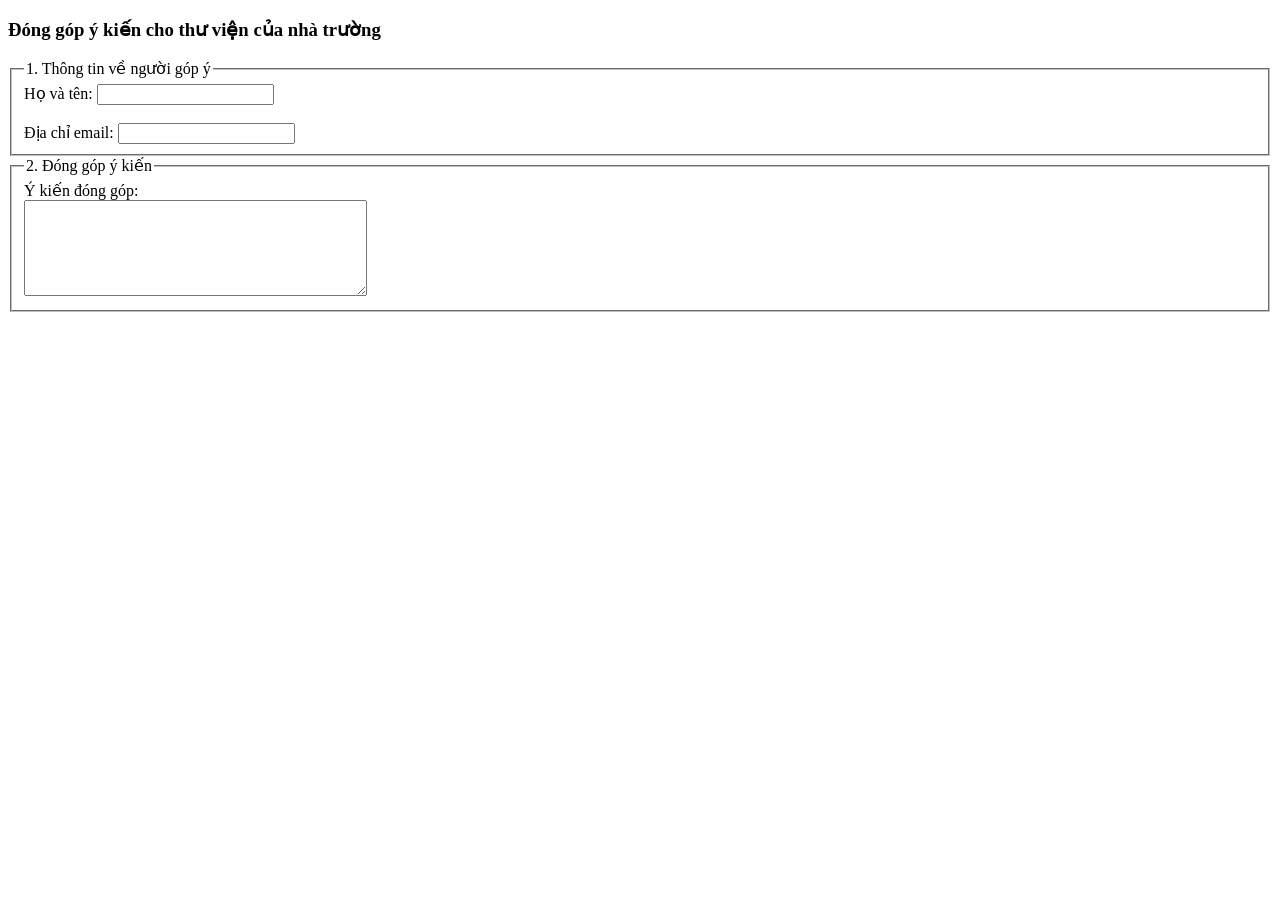
<file: Bai7-NV1.html>
<!DOCTYPE html>
<html lang="vi">
<head>
    <meta charset="UTF-8">
    <title>Thực hành tạo biểu mẫu</title>
</head>
<body>

    <h3>Đóng góp ý kiến cho thư viện của nhà trường</h3>

    <form action="#">
        <fieldset>
            <legend>1. Thông tin về người góp ý</legend>
            
            <label>Họ và tên: </label>
            <input type="text" name="txtTen">
            <br><br>

            <label>Địa chỉ email: </label>
            <input type="text" name="txtEmail">
        </fieldset>

        <fieldset>
            <legend>2. Đóng góp ý kiến</legend>
            
            <label>Ý kiến đóng góp: </label><br>
            <textarea name="txtComment" rows="6" cols="40"></textarea>
        </fieldset>
    </form>

</body>
</html>
</file>
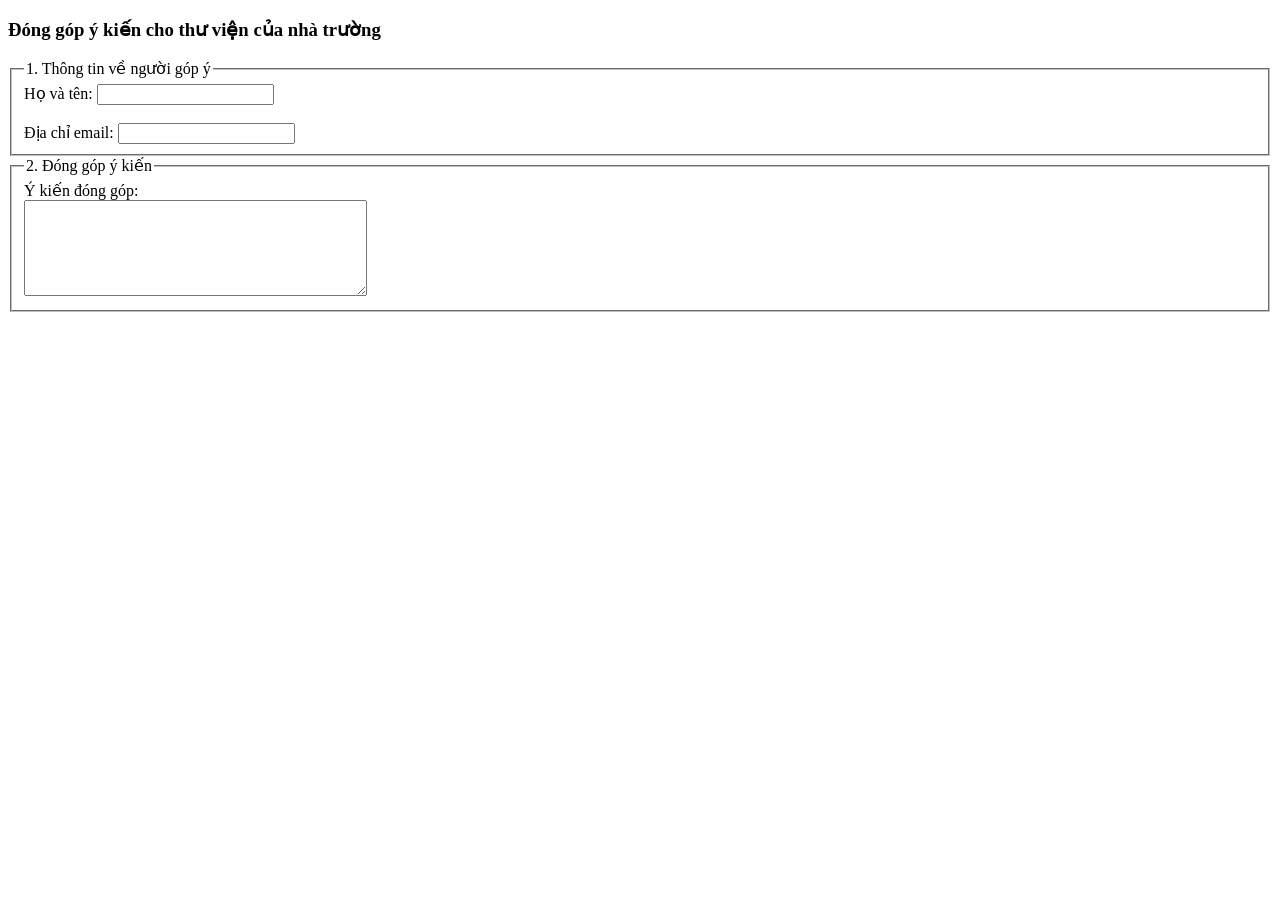
<file: contents/Bai7-NV1.html>
<!DOCTYPE html>
<html lang="vi">
<head>
    <meta charset="UTF-8">
    <title>Thực hành tạo biểu mẫu</title>
</head>
<body>

    <h3>Đóng góp ý kiến cho thư viện của nhà trường</h3>

    <form action="#">
        <fieldset>
            <legend>1. Thông tin về người góp ý</legend>
            
            <label>Họ và tên: </label>
            <input type="text" name="txtTen">
            <br><br>

            <label>Địa chỉ email: </label>
            <input type="text" name="txtEmail">
        </fieldset>

        <fieldset>
            <legend>2. Đóng góp ý kiến</legend>
            
            <label>Ý kiến đóng góp: </label><br>
            <textarea name="txtComment" rows="6" cols="40"></textarea>
        </fieldset>
    </form>

</body>
</html>
</file>
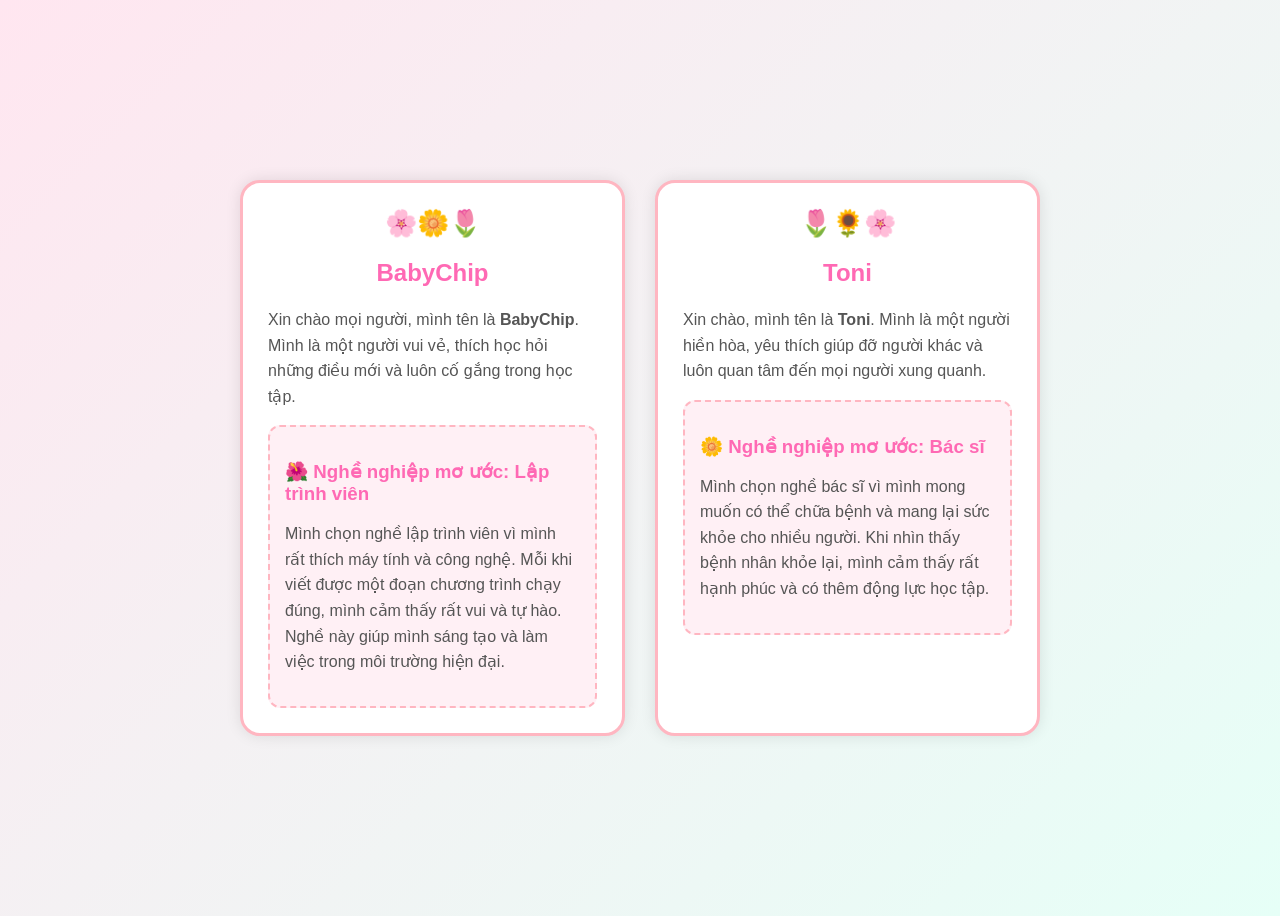
<file: contents/style.html>
<!DOCTYPE html>
<html lang="vi">
<head>
    <meta charset="UTF-8">
    <title>Tự giới thiệu và chọn nghề nghiệp</title>
    <style>
        body {
            font-family: Arial, sans-serif;
            background: linear-gradient(135deg, #ffe6f0, #e6fff7);
            min-height: 100vh;
            display: flex;
            justify-content: center;
            align-items: center;
        }

        .container {
            width: 800px;
            display: flex;
            gap: 30px;
        }

        .card {
            background: white;
            padding: 25px;
            border-radius: 20px;
            width: 100%;
            box-shadow: 0 0 15px rgba(0,0,0,0.1);
            border: 3px solid #ffb6c1;
        }

        h2 {
            text-align: center;
            color: #ff69b4;
        }

        p {
            color: #555;
            line-height: 1.6;
        }

        .career {
            margin-top: 15px;
            padding: 15px;
            background: #fff0f5;
            border-radius: 12px;
            border: 2px dashed #ffb6c1;
        }

        .career h3 {
            color: #ff69b4;
            margin-bottom: 5px;
        }

        .flower {
            text-align: center;
            font-size: 26px;
            margin-bottom: 10px;
        }
    </style>
</head>
<body>

<div class="container">

    <!-- Người 1: BabyChip -->
    <div class="card">
        <div class="flower">🌸🌼🌷</div>
        <h2>BabyChip</h2>

        <p>
            Xin chào mọi người, mình tên là <b>BabyChip</b>. Mình là một người vui vẻ, thích học hỏi những điều mới 
            và luôn cố gắng trong học tập.
        </p>

        <div class="career">
            <h3>🌺 Nghề nghiệp mơ ước: Lập trình viên</h3>
            <p>
                Mình chọn nghề lập trình viên vì mình rất thích máy tính và công nghệ. 
                Mỗi khi viết được một đoạn chương trình chạy đúng, mình cảm thấy rất vui và tự hào. 
                Nghề này giúp mình sáng tạo và làm việc trong môi trường hiện đại.
            </p>
        </div>
    </div>

    <!-- Người 2: Toni -->
    <div class="card">
        <div class="flower">🌷🌻🌸</div>
        <h2>Toni</h2>

        <p>
            Xin chào, mình tên là <b>Toni</b>. Mình là một người hiền hòa, yêu thích giúp đỡ người khác 
            và luôn quan tâm đến mọi người xung quanh.
        </p>

        <div class="career">
            <h3>🌼 Nghề nghiệp mơ ước: Bác sĩ</h3>
            <p>
                Mình chọn nghề bác sĩ vì mình mong muốn có thể chữa bệnh và mang lại sức khỏe cho nhiều người. 
                Khi nhìn thấy bệnh nhân khỏe lại, mình cảm thấy rất hạnh phúc và có thêm động lực học tập.
            </p>
        </div>
    </div>

</div>

</body>
</html>
</file>
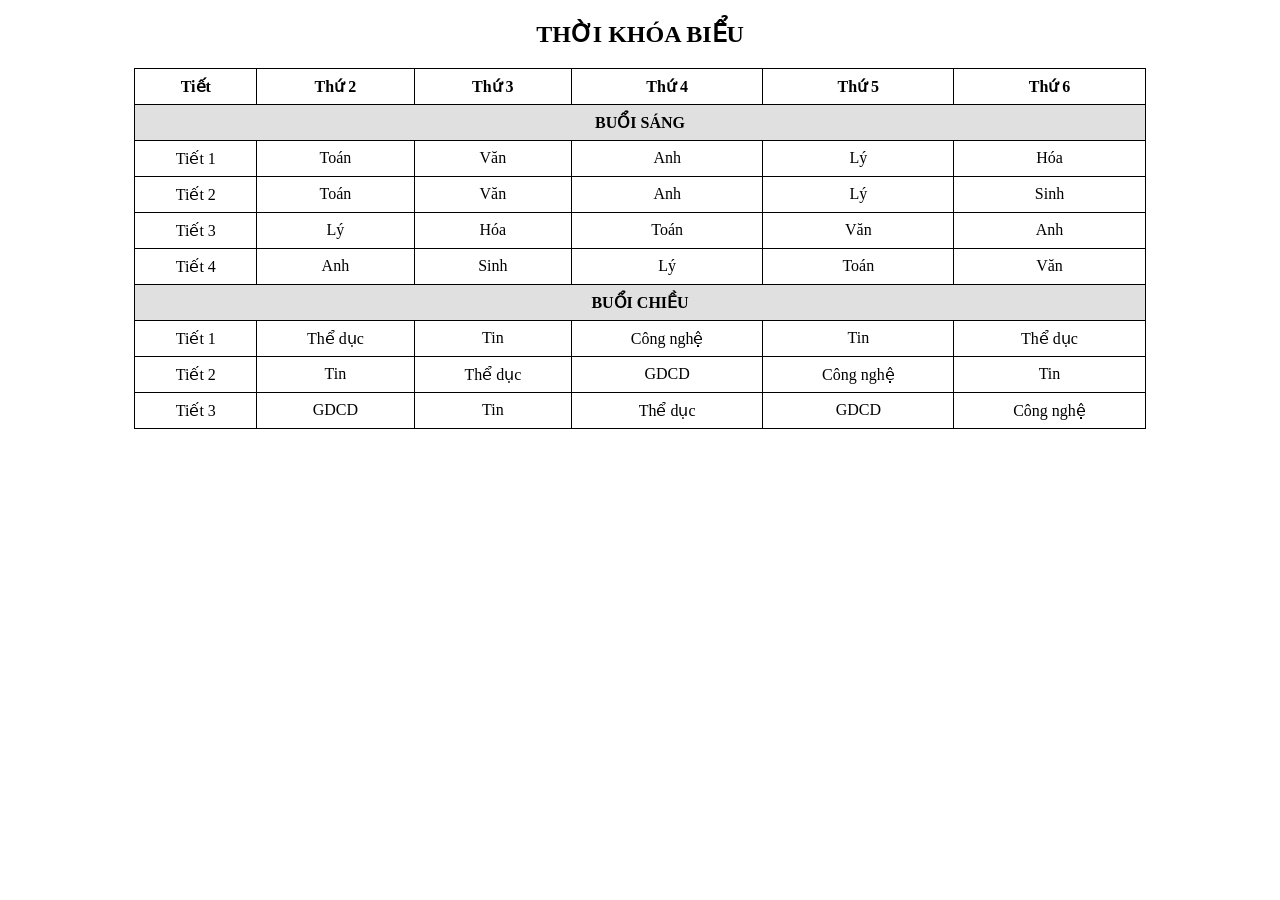
<file: contents/thoikhoabieu.html>
<!DOCTYPE html>
<html lang="vi">
<head>
    <meta charset="UTF-8">
    <title>Thời khóa biểu</title>
    <style>
        table {
            border-collapse: collapse;
            width: 80%;
            margin: auto;
        }
        th, td {
            border: 1px solid black;
            padding: 8px;
            text-align: center;
        }
        .session {
            background-color: #e0e0e0;
            font-weight: bold;
        }
    </style>
</head>
<body>

<h2 style="text-align:center;">THỜI KHÓA BIỂU</h2>

<table>
    <tr>
        <th>Tiết</th>
        <th>Thứ 2</th>
        <th>Thứ 3</th>
        <th>Thứ 4</th>
        <th>Thứ 5</th>
        <th>Thứ 6</th>
    </tr>

    <tr class="session">
        <td colspan="6">BUỔI SÁNG</td>
    </tr>
    <tr>
        <td>Tiết 1</td><td>Toán</td><td>Văn</td><td>Anh</td><td>Lý</td><td>Hóa</td>
    </tr>
    <tr>
        <td>Tiết 2</td><td>Toán</td><td>Văn</td><td>Anh</td><td>Lý</td><td>Sinh</td>
    </tr>
    <tr>
        <td>Tiết 3</td><td>Lý</td><td>Hóa</td><td>Toán</td><td>Văn</td><td>Anh</td>
    </tr>
    <tr>
        <td>Tiết 4</td><td>Anh</td><td>Sinh</td><td>Lý</td><td>Toán</td><td>Văn</td>
    </tr>

    <tr class="session">
        <td colspan="6">BUỔI CHIỀU</td>
    </tr>
    <tr>
        <td>Tiết 1</td><td>Thể dục</td><td>Tin</td><td>Công nghệ</td><td>Tin</td><td>Thể dục</td>
    </tr>
    <tr>
        <td>Tiết 2</td><td>Tin</td><td>Thể dục</td><td>GDCD</td><td>Công nghệ</td><td>Tin</td>
    </tr>
    <tr>
        <td>Tiết 3</td><td>GDCD</td><td>Tin</td><td>Thể dục</td><td>GDCD</td><td>Công nghệ</td>
    </tr>
</table>

</body>
</html>
</file>
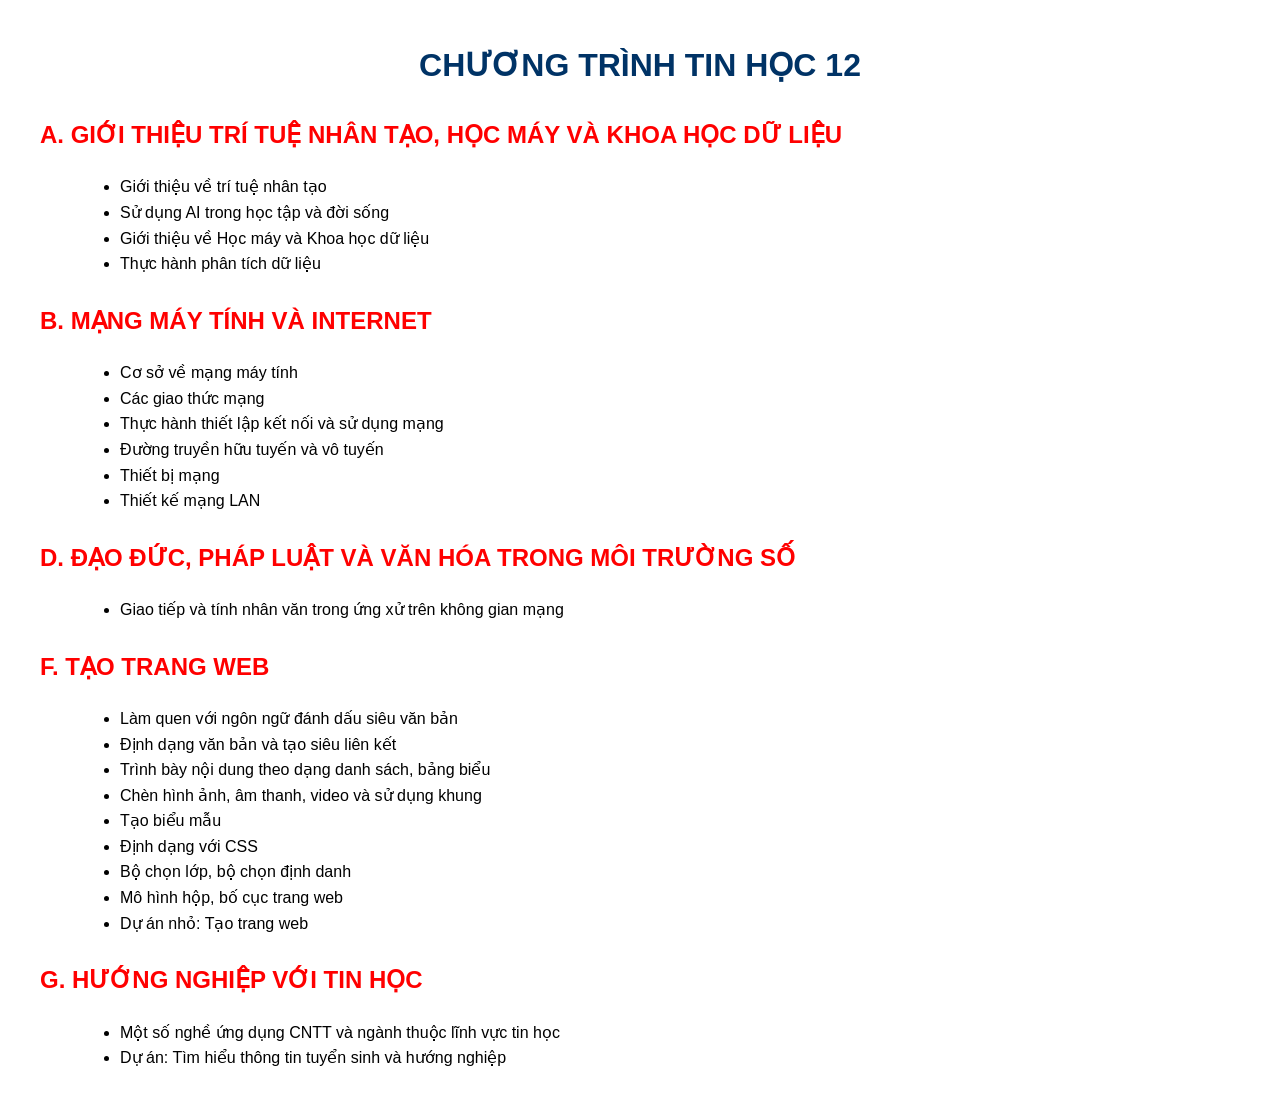
<file: contents/tinhoc12.html>
<!DOCTYPE html>
<html lang="vi">
<head>
    <meta charset="UTF-8">
    <title>Chương trình Tin học 12</title>
    <style>
        body {
            font-family: Arial, Helvetica, sans-serif;
            line-height: 1.6;
            margin: 40px;
        }
        h1 {
            text-align: center;
            color: #003366;
        }
        h2 {
            color: red;
            margin-top: 25px;
        }
        ul {
            margin-left: 40px;
        }
    </style>
</head>
<body>

    <h1>CHƯƠNG TRÌNH TIN HỌC 12</h1>

    <h2>A. GIỚI THIỆU TRÍ TUỆ NHÂN TẠO, HỌC MÁY VÀ KHOA HỌC DỮ LIỆU</h2>
    <ul>
        <li>Giới thiệu về trí tuệ nhân tạo</li>
        <li>Sử dụng AI trong học tập và đời sống</li>
        <li>Giới thiệu về Học máy và Khoa học dữ liệu</li>
        <li>Thực hành phân tích dữ liệu</li>
    </ul>

    <h2>B. MẠNG MÁY TÍNH VÀ INTERNET</h2>
    <ul>
        <li>Cơ sở về mạng máy tính</li>
        <li>Các giao thức mạng</li>
        <li>Thực hành thiết lập kết nối và sử dụng mạng</li>
        <li>Đường truyền hữu tuyến và vô tuyến</li>
        <li>Thiết bị mạng</li>
        <li>Thiết kế mạng LAN</li>
    </ul>

    <h2>D. ĐẠO ĐỨC, PHÁP LUẬT VÀ VĂN HÓA TRONG MÔI TRƯỜNG SỐ</h2>
    <ul>
        <li>Giao tiếp và tính nhân văn trong ứng xử trên không gian mạng</li>
    </ul>

    <h2>F. TẠO TRANG WEB</h2>
    <ul>
        <li>Làm quen với ngôn ngữ đánh dấu siêu văn bản</li>
        <li>Định dạng văn bản và tạo siêu liên kết</li>
        <li>Trình bày nội dung theo dạng danh sách, bảng biểu</li>
        <li>Chèn hình ảnh, âm thanh, video và sử dụng khung</li>
        <li>Tạo biểu mẫu</li>
        <li>Định dạng với CSS</li>
        <li>Bộ chọn lớp, bộ chọn định danh</li>
        <li>Mô hình hộp, bố cục trang web</li>
        <li>Dự án nhỏ: Tạo trang web</li>
    </ul>

    <h2>G. HƯỚNG NGHIỆP VỚI TIN HỌC</h2>
    <ul>
        <li>Một số nghề ứng dụng CNTT và ngành thuộc lĩnh vực tin học</li>
        <li>Dự án: Tìm hiểu thông tin tuyển sinh và hướng nghiệp</li>
    </ul>

</body>
</html>
</file>
